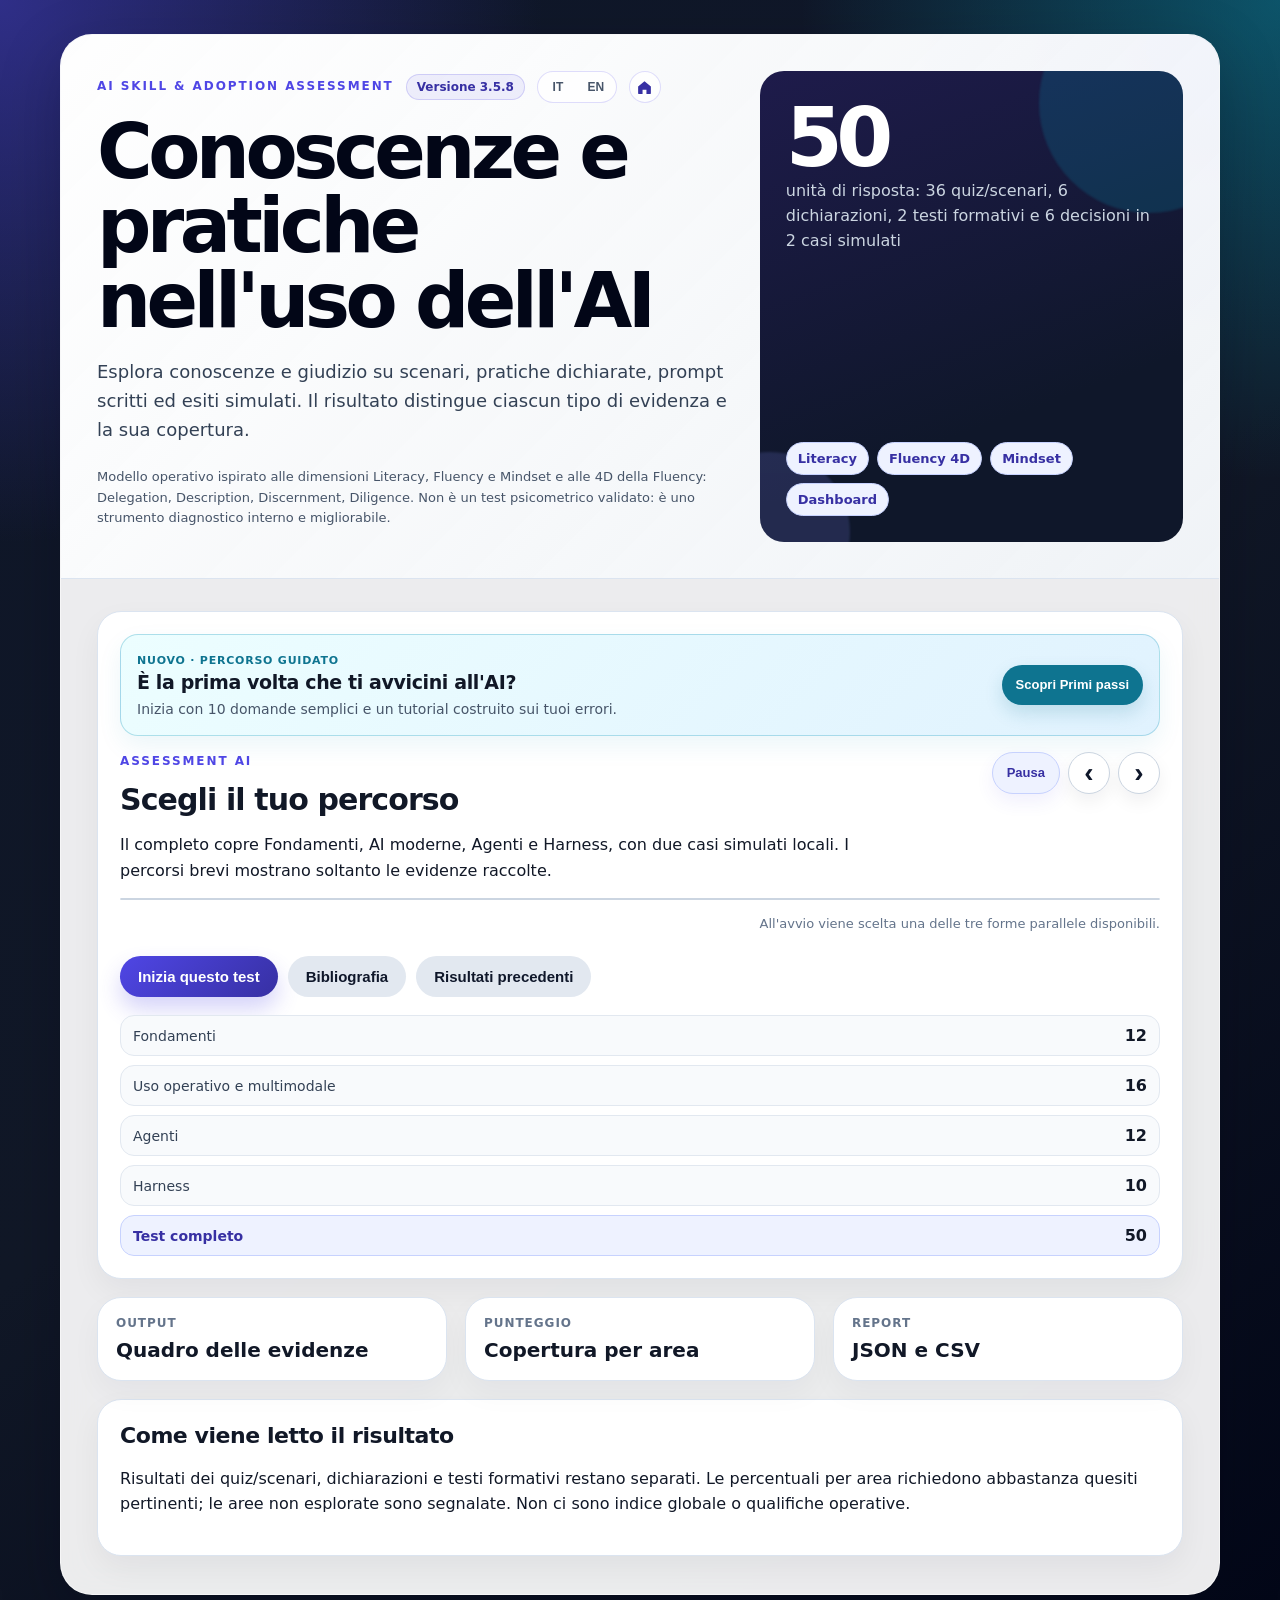
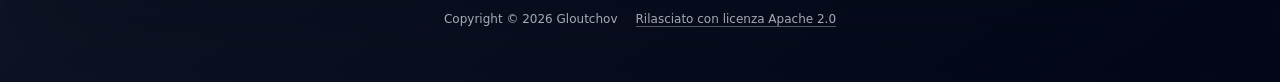
<file: index.html>
<!doctype html>
<html lang="it">
<head>
  <meta charset="utf-8">
  <meta http-equiv="Content-Security-Policy" content="default-src 'none'; style-src 'self'; img-src 'self'; base-uri 'none'; form-action 'none'">
  <meta name="viewport" content="width=device-width, initial-scale=1">
  <meta http-equiv="refresh" content="0; url=ai_skill_test.html">
  <title>AI Skill & Adoption Assessment</title>
  <link rel="icon" type="image/png" href="aiskilltest_icon.png?v=3.5.8">
  <link rel="apple-touch-icon" href="aiskilltest_icon.png?v=3.5.8">
  <link rel="stylesheet" href="assets/redirect.css?v=3.5.8">
</head>
<body>
  <main>
    <h1>AI Skill & Adoption Assessment</h1>
    <p>Se il test non si apre automaticamente, <a href="ai_skill_test.html">avvialo da qui</a>.</p>
  </main>
</body>
</html>
</file>
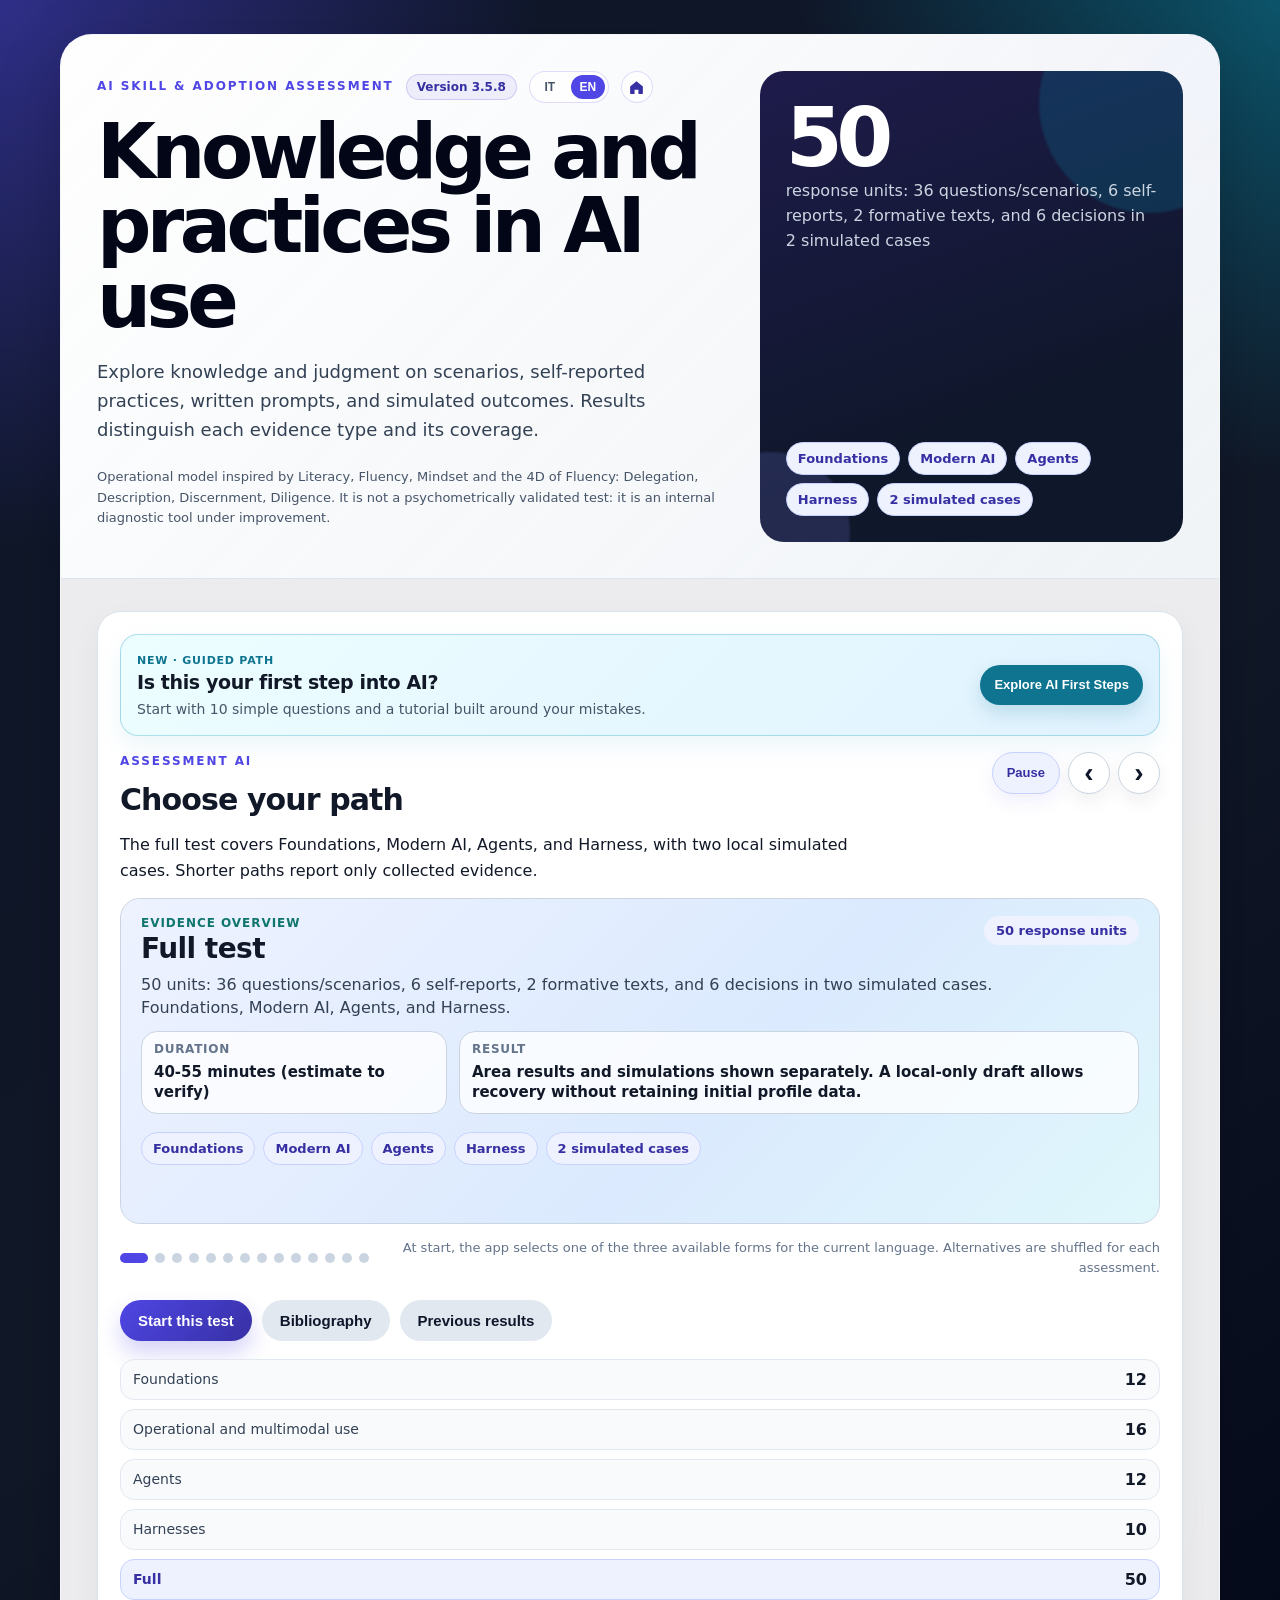
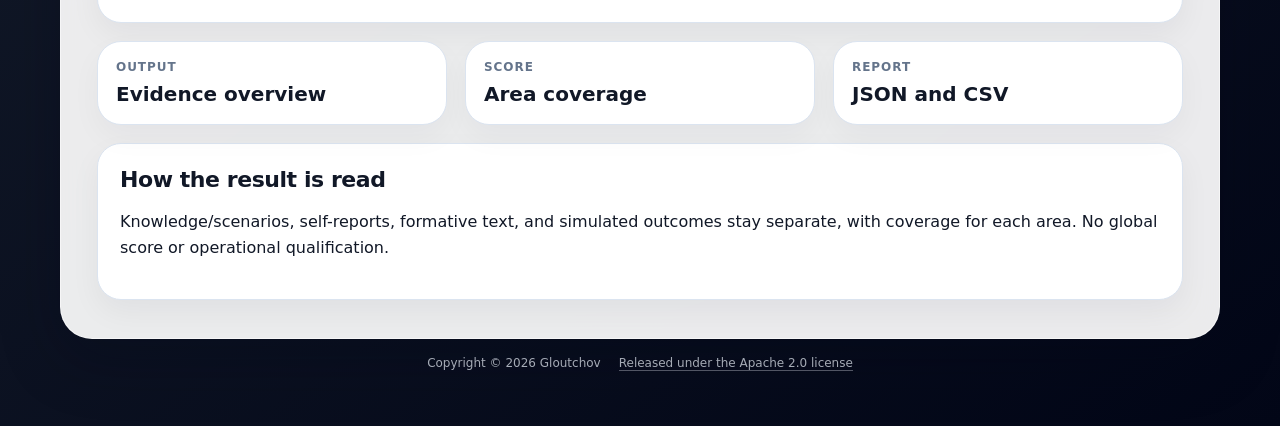
<file: ai_skill_test.html>
<!doctype html>
<html lang="it">
<head>
  <meta charset="utf-8" />
  <meta http-equiv="Content-Security-Policy" content="default-src 'none'; script-src 'self'; style-src 'self'; style-src-attr 'unsafe-inline'; img-src 'self'; connect-src 'none'; worker-src 'none'; base-uri 'none'; form-action 'none'" />
  <meta name="viewport" content="width=device-width, initial-scale=1" />
  <title>AI Skill & Adoption Assessment</title>
  <link rel="icon" type="image/png" href="aiskilltest_icon.png?v=3.5.8" />
  <link rel="apple-touch-icon" href="aiskilltest_icon.png?v=3.5.8" />
  <meta name="theme-color" content="#0f172a" />
  <meta name="application-name" content="AI Skill Assessment" />
  <meta name="theme-color" content="#0f172a" />
  <link rel="stylesheet" href="assets/styles.css?v=3.5.8" />
</head>
<body>
  <main class="shell">
    <section class="app" aria-live="polite">
      <div class="hero">
        <div>
          <div class="hero-meta">
            <p class="kicker">AI Skill & Adoption Assessment</p>
            <span class="version-badge" id="versionBadge">Versione 3.5.8</span>
            <div class="language-switcher" aria-label="Lingua">
              <button type="button" class="language-btn" data-language="it" aria-pressed="false">IT</button>
              <button type="button" class="language-btn" data-language="en" aria-pressed="false">EN</button>
            </div>
            <a class="home-link" href="https://www.glaucosilvestri.it" aria-label="Sito principale / Main website" title="glaucosilvestri.it">
              <svg viewBox="0 0 24 24" aria-hidden="true" focusable="false">
                <path d="M3 10.75 12 3l9 7.75v9.5a.75.75 0 0 1-.75.75h-5.5v-6h-5.5v6h-5.5a.75.75 0 0 1-.75-.75z" />
              </svg>
            </a>
          </div>
          <h1>Conoscenze e pratiche nell'uso dell'AI</h1>
          <p class="subtitle">Esplora conoscenze e giudizio su scenari, pratiche dichiarate, prompt scritti ed esiti simulati. Il risultato distingue ciascun tipo di evidenza e la sua copertura.</p>
          <p class="source-note">Modello operativo ispirato alle dimensioni Literacy, Fluency e Mindset e alle 4D della Fluency: Delegation, Description, Discernment, Diligence. Non è un test psicometrico validato: è uno strumento diagnostico interno e migliorabile.</p>
        </div>
        <aside class="hero-card" aria-label="Sintesi assessment">
          <div>
            <div class="big-number" id="heroCount">50</div>
            <p id="heroCountDescription">unità di risposta: 36 quiz/scenari, 6 dichiarazioni, 2 testi formativi e 6 decisioni in 2 casi simulati</p>
          </div>
          <div class="pill-row">
            <span class="pill">Literacy</span>
            <span class="pill">Fluency 4D</span>
            <span class="pill">Mindset</span>
            <span class="pill">Dashboard</span>
          </div>
        </aside>
      </div>

      <p class="lab-storage-status" id="labStorageStatus" role="status" hidden></p>
      <div class="content">
        <section id="introView" class="view active">
          <aside class="card lab-draft-notice" id="labDraftNotice" hidden></aside>
          <section class="card landing-card assessment-carousel" id="modeCarousel" aria-labelledby="modeCarouselTitle">
            <aside class="novice-callout" aria-labelledby="noviceCalloutTitle">
              <div>
                <span class="novice-callout-badge">Nuovo · Percorso guidato</span>
                <h3 id="noviceCalloutTitle">È la prima volta che ti avvicini all'AI?</h3>
                <p>Inizia con 10 domande semplici e un tutorial costruito sui tuoi errori.</p>
              </div>
              <button class="novice-callout-button" id="noviceQuickStartBtn" type="button">Scopri Primi passi</button>
            </aside>
            <div class="carousel-heading">
              <div>
                <p class="kicker">Assessment AI</p>
                <h2 id="modeCarouselTitle" tabindex="-1">Scegli il tuo percorso</h2>
                <p>Il completo copre Fondamenti, AI moderne, Agenti e Harness, con due casi simulati locali. I percorsi brevi mostrano soltanto le evidenze raccolte.</p>
              </div>
              <div class="carousel-controls" aria-label="Scorri percorsi">
                <button class="carousel-toggle" id="modeAutoplayBtn" type="button" aria-pressed="false">Pausa</button>
                <button class="icon-btn" id="modePrevBtn" type="button" aria-label="Percorso precedente">‹</button>
                <button class="icon-btn" id="modeNextBtn" type="button" aria-label="Percorso successivo">›</button>
              </div>
            </div>

            <div class="carousel-frame" id="modeCarouselFrame" aria-live="off">
              <div class="mode-selector mode-track" id="testModeSelector" aria-label="Modalità di test"></div>
            </div>

            <div class="carousel-footer">
              <div class="carousel-dots" id="testModeDots" aria-label="Seleziona percorso"></div>
              <p class="muted small" id="modeFootnote">All'avvio viene scelta una delle tre forme parallele disponibili.</p>
            </div>

            <div class="actions">
              <button class="btn-primary" id="introStartBtn">Inizia questo test</button>
              <button class="btn-secondary" id="introBibliographyBtn">Bibliografia</button>
              <button class="btn-secondary" id="introHistoryBtn" type="button" aria-expanded="false" aria-controls="introHistory">Risultati precedenti</button>
            </div>
            <div id="introHistory" hidden></div>

            <div class="topic-summary" id="questionDistribution" role="group" aria-label="Distribuzione delle unità del percorso">
              <div class="topic-row"><span>Fondamenti</span><strong>12</strong></div>
              <div class="topic-row"><span>Uso operativo e multimodale</span><strong>16</strong></div>
              <div class="topic-row"><span>Agenti</span><strong>12</strong></div>
              <div class="topic-row"><span>Harness</span><strong>10</strong></div>
              <div class="topic-row topic-total"><span>Test completo</span><strong>50</strong></div>
            </div>
          </section>

          <div class="grid-3 landing-metrics" aria-label="Sintesi del risultato finale">
            <div class="metric-card">
              <span>Output</span>
              <strong>Quadro delle evidenze</strong>
            </div>
            <div class="metric-card">
              <span>Punteggio</span>
              <strong>Copertura per area</strong>
            </div>
            <div class="metric-card">
              <span>Report</span>
              <strong>JSON e CSV</strong>
            </div>
          </div>

          <div class="card" style="margin-top: 18px;">
            <h3>Come viene letto il risultato</h3>
            <p>Risultati dei quiz/scenari, dichiarazioni e testi formativi restano separati. Le percentuali per area richiedono abbastanza quesiti pertinenti; le aree non esplorate sono segnalate. Non ci sono indice globale o qualifiche operative.</p>
          </div>
        </section>

        <section id="profileView" class="view">
          <div class="grid-2">
            <div class="card">
              <p class="kicker">Dati facoltativi</p>
              <h2 id="profileTitle" tabindex="-1">Prima del test</h2>
              <p>Puoi indicare nome, ruolo, team e una stima iniziale delle tue skill. Tutti i campi sono facoltativi: puoi iniziare anche lasciando tutto vuoto.</p>
              <p class="muted">Le informazioni restano locali nella cache e nel localStorage del browser. Non vengono inviate automaticamente a server esterni. Servono solo a rendere più utile il report locale e l'eventuale export manuale.</p>
              <p class="muted">Le stime iniziali sono aspettative personali. Restano separate, senza scarti automatici o modifiche ai risultati dei quesiti.</p>
            </div>

            <div class="card">
              <h2>Dati e autovalutazione iniziale</h2>
              <div class="form-row">
                <div>
                  <label for="nameInput">Nome</label>
                  <input id="nameInput" type="text" autocomplete="name" placeholder="Facoltativo" />
                </div>
                <div>
                  <label for="roleInput">Ruolo</label>
                  <input id="roleInput" type="text" placeholder="Facoltativo" />
                </div>
                <div>
                  <label for="areaInput">Area / team</label>
                  <input id="areaInput" type="text" placeholder="Facoltativo" />
                </div>
              </div>

              <div class="self-assessment-box">
                <h3>Quanto ti consideri competente oggi?</h3>
                <p class="muted small">Inserisci una stima personale facoltativa da 0 a 100. Non è un punteggio del test e non viene confrontata direttamente con i risultati.</p>
                <div class="self-assessment-grid">
                  <div>
                    <label for="selfOverallInput">Stima complessiva</label>
                    <input id="selfOverallInput" type="number" min="0" max="100" step="1" inputmode="numeric" placeholder="0-100" />
                    <span class="field-note">Valutazione complessiva.</span>
                  </div>
                  <div>
                    <label for="selfLiteracyInput">Literacy</label>
                    <input id="selfLiteracyInput" type="number" min="0" max="100" step="1" inputmode="numeric" placeholder="0-100" />
                    <span class="field-note">Conoscenza e comprensione.</span>
                  </div>
                  <div>
                    <label for="selfFluencyInput">Fluency</label>
                    <input id="selfFluencyInput" type="number" min="0" max="100" step="1" inputmode="numeric" placeholder="0-100" />
                    <span class="field-note">Uso operativo dell'AI.</span>
                  </div>
                  <div>
                    <label for="selfMindsetInput">Mindset</label>
                    <input id="selfMindsetInput" type="number" min="0" max="100" step="1" inputmode="numeric" placeholder="0-100" />
                    <span class="field-note">Attitudine e apertura.</span>
                  </div>
                </div>
              </div>

              <p class="field-note" id="labPrivacyNote">Completo e Laboratorio operativo condividono una sola bozza locale: risposte, testi e azioni confermate, senza dati iniziali del profilo. Nessun invio a server.</p>
              <div class="actions">
                <button class="btn-primary" id="startBtn">Inizia il test</button>
                <button class="btn-secondary" id="profileBackBtn">Indietro</button>
                <button class="btn-ghost" id="loadLastBtn">Mostra ultimo report</button>
              </div>
            </div>
          </div>
        </section>

        <section id="assessmentView" class="view">
          <div class="progress-wrap">
            <div class="progress-top">
              <span id="progressText">Unità 1 di 50</span>
              <span id="answeredText">0 risposte</span>
            </div>
            <div class="progress-bar" aria-hidden="true"><div id="progressFill" class="progress-fill"></div></div>
          </div>

          <div class="question-wrap">
            <article class="question-main">
              <span class="section-badge" id="sectionBadge">Literacy</span>
              <p class="question-context" id="questionContext" hidden></p>
              <h2 class="question-title" id="questionTitle" tabindex="-1" aria-describedby="progressText questionContext"></h2>
              <p class="question-hint" id="questionHint"></p>
              <p class="response-guide" id="responseGuide" hidden></p>
              <div class="options" id="options"></div>
              <div class="actions">
                <button class="btn-secondary" id="prevBtn">Indietro</button>
                <button class="btn-primary" id="nextBtn">Avanti</button>
                <button class="btn-ghost" id="finishBtn">Calcola dashboard</button>
                <button class="btn-danger" id="interruptBtn" type="button">Interrompi il test</button>
              </div>
            </article>
            <aside class="side-help">
              <h3 id="sideTitle">Guida alla sezione</h3>
              <p id="sideText"></p>
              <div class="mini-list" id="sideList"></div>
            </aside>
          </div>
        </section>

        <section id="dashboardView" class="view" tabindex="-1" aria-label="Risultati dell’assessment">
          <div id="pendingReportNotice" hidden></div>
          <div id="dashboard"></div>
        </section>

        <section id="bibliographyView" class="view">
          <div class="actions" style="margin-top: 0; margin-bottom: 18px;">
            <button class="btn-secondary" type="button" data-bibliography-back>Torna ai risultati</button>
          </div>

          <section class="card bibliography-intro">
            <p class="kicker">Fonti e approfondimenti</p>
            <h2 id="bibliographyTitle" tabindex="-1">Bibliografia</h2>
            <p>Questa pagina raccoglie il riferimento che ha ispirato la struttura dell’assessment, alcune fonti metodologiche richiamate nell’articolo Datapizza e gli approfondimenti tecnici usati per costruire le domande sugli LLM.</p>
            <p class="muted small">I collegamenti si aprono in una nuova scheda. Alcune pubblicazioni possono richiedere registrazione o accesso istituzionale sul sito dell’editore.</p>
          </section>

          <section class="card bibliography-section">
            <h2>Assessment, adozione e competenza percepita</h2>
            <p class="muted">Riferimenti storici per Literacy, Fluency e Mindset. Non validano questo assessment; dichiarazioni e scelte ipotetiche sono evidenze distinte.</p>
            <div class="bibliography-grid">
              <article class="bibliography-item">
                <div class="bibliography-source">Datapizza · articolo di riferimento</div>
                <h3>AI Adoption Assessment: misurare la GenAI in azienda</h3>
                <p>Presenta un modello di lettura dell’adozione basato su Literacy, Fluency e Mindset e richiama le quattro D per descrivere la Fluency operativa.</p>
                <a class="bibliography-link" href="https://datapizza.tech/it/blog/ai-adoption-assessment-misurare-la-genai-in-azienda" target="_blank" rel="noopener noreferrer">Apri l’articolo ↗</a>
              </article>

              <article class="bibliography-item">
                <div class="bibliography-source">Davis · MIS Quarterly, 1989</div>
                <h3>Technology Acceptance Model (TAM)</h3>
                <p>Articolo fondativo sull’accettazione delle tecnologie, con particolare attenzione a utilità percepita e facilità d’uso percepita.</p>
                <a class="bibliography-link" href="https://www.jstor.org/stable/249008" target="_blank" rel="noopener noreferrer">Apri la pubblicazione ↗</a>
              </article>

              <article class="bibliography-item">
                <div class="bibliography-source">Venkatesh et al. · MIS Quarterly, 2003</div>
                <h3>Unified Theory of Acceptance and Use of Technology</h3>
                <p>Propone il modello UTAUT, che integra diversi approcci precedenti per studiare intenzione d’uso e adozione effettiva della tecnologia.</p>
                <a class="bibliography-link" href="https://www.researchgate.net/publication/220259897_User_Acceptance_of_Information_Technology_Toward_a_Unified_View" target="_blank" rel="noopener noreferrer">Apri la pubblicazione ↗</a>
              </article>

              <article class="bibliography-item">
                <div class="bibliography-source">Bandura · 2006</div>
                <h3>Guide for Constructing Self-Efficacy Scales</h3>
                <p>Guida alla costruzione di scale di self-efficacy, rilevante per distinguere ciò che una persona ritiene di saper fare da ciò che dimostra nelle prove.</p>
                <a class="bibliography-link" href="https://www.emerald.com/books/edited-volume/18068/chapter-abstract/101339715/Guide-for-Constructing-Self-Efficacy-Scales" target="_blank" rel="noopener noreferrer">Apri la pubblicazione ↗</a>
              </article>

              <article class="bibliography-item">
                <div class="bibliography-source">Casal-Otero et al. · 2023</div>
                <h3>AI Literacy in Higher Education</h3>
                <p>Rassegna sistematica sul concetto di AI literacy e sulle conoscenze, capacità critiche e responsabilità associate all’uso dell’intelligenza artificiale.</p>
                <a class="bibliography-link" href="https://www.researchgate.net/publication/395432520_AI_Literacy_in_Higher_Education" target="_blank" rel="noopener noreferrer">Apri la pubblicazione ↗</a>
              </article>

              <article class="bibliography-item">
                <div class="bibliography-source">Deng e Lin · AI Mindset Scale</div>
                <h3>The Construction and Validation of the AI Mindset Scale</h3>
                <p>Lavoro dedicato alla costruzione di una scala per osservare atteggiamenti, aspettative e orientamento individuale verso l’AI.</p>
                <a class="bibliography-link" href="https://www.researchgate.net/publication/396366817_The_construction_and_Validation_of_the_AI_mindset_Scale_AIMS" target="_blank" rel="noopener noreferrer">Apri la pubblicazione ↗</a>
              </article>

              <article class="bibliography-item">
                <div class="bibliography-source">Dakan e Feller · AI Fluency Framework</div>
                <h3>Le quattro D della AI Fluency</h3>
                <p>Framework operativo che articola la competenza d’uso in Delegation, Description, Discernment e Diligence.</p>
                <a class="bibliography-link" href="https://aifluencyframework.org/" target="_blank" rel="noopener noreferrer">Apri il framework ↗</a>
              </article>

              <article class="bibliography-item">
                <div class="bibliography-source">Ethan Mollick · One Useful Thing</div>
                <h3>Management as an AI Superpower</h3>
                <p>Propone di trattare l’interazione con l’AI come un’attività di delega e supervisione: definire il compito, controllare il lavoro e mantenere la responsabilità finale.</p>
                <a class="bibliography-link" href="https://www.oneusefulthing.org/p/management-as-ai-superpower" target="_blank" rel="noopener noreferrer">Apri l’articolo ↗</a>
              </article>

              <article class="bibliography-item">
                <div class="bibliography-source">Weinberg · FAIGMOE</div>
                <h3>Framework for the Adoption and Integration of Generative AI</h3>
                <p>Framework rivolto all’adozione e all’integrazione organizzativa della GenAI, con attenzione a competenze, cambiamento e governance.</p>
                <a class="bibliography-link" href="https://arxiv.org/abs/2510.19997v1" target="_blank" rel="noopener noreferrer">Apri il preprint ↗</a>
              </article>

              <article class="bibliography-item">
                <div class="bibliography-source">Lee, Ramasamy e Subbarao · 2025</div>
                <h3>Barriere psicosociali all’adozione tecnologica</h3>
                <p>Rassegna dei modelli TAM e UTAUT applicati alle barriere che possono influenzare accettazione, fiducia e comportamento d’uso.</p>
                <a class="bibliography-link" href="https://www.mdpi.com/2227-9032/13/3/250" target="_blank" rel="noopener noreferrer">Apri la pubblicazione ↗</a>
              </article>
            </div>
          </section>

          <section class="card bibliography-section">
            <h2>Fondamenti tecnici degli LLM</h2>
            <p class="muted">Materiali di approfondimento collegati alle domande tecniche e alle spiegazioni mostrate nella dashboard.</p>
            <div class="bibliography-grid">
              <article class="bibliography-item">
                <div class="bibliography-source">Google for Developers</div>
                <h3>Introduzione ai Large Language Model</h3>
                <p>Panoramica su modelli linguistici, token, contesto, predizione delle sequenze e problemi tipici degli LLM.</p>
                <a class="bibliography-link" href="https://developers.google.com/machine-learning/crash-course/llm" target="_blank" rel="noopener noreferrer">Apri l’approfondimento ↗</a>
              </article>

              <article class="bibliography-item">
                <div class="bibliography-source">Google for Developers</div>
                <h3>Reti neurali</h3>
                <p>Introduzione a nodi, strati nascosti, funzioni di attivazione e addestramento mediante retropropagazione.</p>
                <a class="bibliography-link" href="https://developers.google.com/machine-learning/crash-course/neural-networks" target="_blank" rel="noopener noreferrer">Apri l’approfondimento ↗</a>
              </article>

              <article class="bibliography-item">
                <div class="bibliography-source">Google for Developers</div>
                <h3>Embeddings</h3>
                <p>Spiega come elementi discreti possano essere rappresentati tramite vettori e confrontati in uno spazio semantico.</p>
                <a class="bibliography-link" href="https://developers.google.com/machine-learning/crash-course/embeddings" target="_blank" rel="noopener noreferrer">Apri l’approfondimento ↗</a>
              </article>

              <article class="bibliography-item">
                <div class="bibliography-source">Google Cloud</div>
                <h3>Allucinazioni dell’AI</h3>
                <p>Descrive perché un sistema generativo può produrre informazioni plausibili ma errate e riassume alcune strategie di mitigazione.</p>
                <a class="bibliography-link" href="https://cloud.google.com/discover/what-are-ai-hallucinations" target="_blank" rel="noopener noreferrer">Apri l’approfondimento ↗</a>
              </article>

              <article class="bibliography-item">
                <div class="bibliography-source">Microsoft Learn</div>
                <h3>Retrieval-Augmented Generation</h3>
                <p>Descrive il flusso RAG, nel quale il recupero di contenuti pertinenti precede e supporta la generazione della risposta.</p>
                <a class="bibliography-link" href="https://learn.microsoft.com/en-us/azure/search/retrieval-augmented-generation-overview" target="_blank" rel="noopener noreferrer">Apri l’approfondimento ↗</a>
              </article>

              <article class="bibliography-item">
                <div class="bibliography-source">Vaswani et al. · 2017</div>
                <h3>Attention Is All You Need</h3>
                <p>Paper che introduce l’architettura Transformer basata sui meccanismi di attention, alla base di molti LLM moderni.</p>
                <a class="bibliography-link" href="https://arxiv.org/abs/1706.03762" target="_blank" rel="noopener noreferrer">Apri il paper ↗</a>
              </article>

              <article class="bibliography-item">
                <div class="bibliography-source">Dartmouth</div>
                <h3>Origini del termine “Artificial Intelligence”</h3>
                <p>Ricostruzione storica del progetto Dartmouth del 1956 e del contesto in cui venne formulata l’espressione “intelligenza artificiale”.</p>
                <a class="bibliography-link" href="https://home.dartmouth.edu/about/artificial-intelligence-ai-coined-dartmouth" target="_blank" rel="noopener noreferrer">Apri l’approfondimento ↗</a>
              </article>
            </div>
          </section>

          <section class="card bibliography-section">
            <h3>Nota metodologica</h3>
            <p>Il report distingue i risultati dei quesiti, le pratiche dichiarate, i testi con feedback e gli esiti degli esercizi simulati. Gli obiettivi hanno lo stesso peso all’interno di ciascuna area. Le percentuali richiedono almeno tre quesiti validi e due obiettivi coperti. Le fasce richiedono almeno sei quesiti validi e la copertura di tutti gli obiettivi dell’area. I testi ricevono un feedback formativo. Pesi, soglie e forme sono scelte editoriali. Il test non è psicometricamente validato. I report 2.x si leggono secondo il loro modello originario.</p>
          </section>

          <section class="card bibliography-section modern-sources" id="modernAiSources" aria-labelledby="modernAiSourcesTitle">
            <h2 id="modernAiSourcesTitle">AI moderne: capacità e controlli</h2>
            <p class="muted" id="modernAiSourcesNote">Riferimenti per scegliere gli strumenti in base al compito, lavorare con testo, immagini e audio e verificare risultati e fonti.</p>
            <div class="bibliography-grid" id="modernAiSourcesList"></div>
          </section>

          <section class="card bibliography-section agentic-sources" id="agenticSources" aria-labelledby="agenticSourcesTitle">
            <h2 id="agenticSourcesTitle">AI Agents: processi, supervisione e diagnosi</h2>
            <p class="muted" id="agenticSourcesNote">Letture per capire come un agente usa gli strumenti entro il mandato ricevuto, quando interviene una persona e come le tracce di esecuzione aiutano a diagnosticare gli errori.</p>
            <div class="bibliography-grid" id="agenticSourcesList"></div>
          </section>

          <section class="card bibliography-section" aria-labelledby="completeSourcesTitle">
            <h2 id="completeSourcesTitle">Completo: fondamenti e matrice</h2>
            <p class="muted" id="completeSourcesNote">Materiali per leggere la matrice del test completo e capire come le domande e le prove coprono Fondamenti, AI moderne, Agenti e Harness.</p>
            <div class="bibliography-grid" id="completeSourcesList"></div>
          </section>

          <section class="card bibliography-section" aria-labelledby="labSourcesTitle">
            <h2 id="labSourcesTitle">Laboratorio: stato, ripresa e limiti</h2>
            <p class="muted" id="labSourcesNote">Riferimenti per verificare un riepilogo sui dati di partenza e riprendere un’attività dal punto salvato, rispettando i limiti del mandato.</p>
            <div class="bibliography-grid" id="labSourcesList"></div>
          </section>

          <section class="card bibliography-section harness-sources" id="harnessSources" aria-labelledby="harnessSourcesTitle">
            <h2 id="harnessSourcesTitle">Harness: contesto, integrazioni e ripresa</h2>
            <p class="muted" id="harnessSourcesNote">Letture su come l’ambiente che affianca il modello gestisce il contesto, collega strumenti e fonti e conserva lo stato per riprendere il lavoro.</p>
            <div class="bibliography-grid" id="harnessSourcesList"></div>
          </section>

          <div class="actions">
            <button class="btn-secondary" type="button" data-bibliography-back>Torna ai risultati</button>
          </div>
        </section>
      </div>
    </section>
    <footer class="legal-footer" aria-label="Copyright e licenza">
      <span>Copyright © 2026 Gloutchov</span>
      <span><a href="https://www.apache.org/licenses/LICENSE-2.0" target="_blank" rel="noopener noreferrer">Rilasciato con licenza Apache 2.0</a></span>
    </footer>
  </main>

  <div class="toast" id="toast" role="status"></div>

  <script src="assets/questions.js?v=3.5.8"></script>
  <script src="assets/i18n.js?v=3.5.8"></script>
  <script src="assets/learning.js?v=3.5.8"></script>
  <script src="assets/modern-ai.js?v=3.5.8"></script>
  <script src="assets/agentic-workflows.js?v=3.5.8"></script>
  <script src="assets/harness.js?v=3.5.8"></script>
  <script src="assets/operational-lab.js?v=3.5.8"></script>
  <script src="assets/complete-assessment.js?v=3.5.8"></script>
  <script src="assets/lab-ui.js?v=3.5.8"></script>
  <script src="assets/assessment.js?v=3.5.8"></script>
  <script src="assets/report-ui.js?v=3.5.8"></script>
  <script src="assets/app.js?v=3.5.8"></script>
</body>
</html>
</file>
<file: assets/redirect.css>
body {
  margin: 0;
  min-height: 100vh;
  display: grid;
  place-items: center;
  font-family: system-ui, -apple-system, BlinkMacSystemFont, "Segoe UI", sans-serif;
  background: #0f172a;
  color: #f8fafc;
}

main {
  width: min(640px, calc(100vw - 32px));
  text-align: center;
}

a {
  color: #67e8f9;
  font-weight: 700;
}
</file>
<file: assets/styles.css>
:root {
      --bg: #0f172a;
      --panel: rgba(255, 255, 255, 0.92);
      --panel-strong: #ffffff;
      --text: #111827;
      --muted: #64748b;
      --line: #dbe4f0;
      --primary: #4f46e5;
      --primary-dark: #3730a3;
      --accent: #06b6d4;
      --good: #16a34a;
      --warn: #d97706;
      --bad: #dc2626;
      --soft: #f8fafc;
      --shadow: 0 20px 60px rgba(2, 6, 23, 0.25);
      --radius: 24px;
    }

    * { box-sizing: border-box; }

    body {
      margin: 0;
      min-height: 100vh;
      font-family: Inter, ui-sans-serif, system-ui, -apple-system, BlinkMacSystemFont, "Segoe UI", sans-serif;
      color: var(--text);
      background:
        radial-gradient(circle at top left, rgba(79, 70, 229, 0.50), transparent 34rem),
        radial-gradient(circle at top right, rgba(6, 182, 212, 0.38), transparent 30rem),
        linear-gradient(145deg, #0f172a 0%, #111827 50%, #020617 100%);
    }

    .shell {
      width: min(1160px, calc(100vw - 32px));
      margin: 0 auto;
      padding: 34px 0 52px;
    }

    .app {
      background: var(--panel);
      border: 1px solid rgba(255, 255, 255, 0.55);
      border-radius: 32px;
      box-shadow: var(--shadow);
      overflow: hidden;
      backdrop-filter: blur(16px);
    }

    .hero {
      display: grid;
      grid-template-columns: minmax(0, 1.2fr) minmax(290px, 0.8fr);
      gap: 28px;
      padding: 36px;
      background:
        linear-gradient(135deg, rgba(255, 255, 255, 0.96), rgba(241, 245, 249, 0.86)),
        radial-gradient(circle at top right, rgba(79, 70, 229, 0.18), transparent 24rem);
      border-bottom: 1px solid var(--line);
    }

    .kicker {
      margin: 0 0 12px;
      text-transform: uppercase;
      letter-spacing: 0.16em;
      font-size: 12px;
      font-weight: 800;
      color: var(--primary);
    }

    .hero-meta {
      display: flex;
      align-items: center;
      flex-wrap: wrap;
      gap: 10px 12px;
      margin: 0 0 12px;
    }

    .hero-meta .kicker {
      margin: 0;
    }

    .version-badge {
      display: inline-flex;
      align-items: center;
      min-height: 26px;
      padding: 5px 10px;
      border: 1px solid rgba(79, 70, 229, 0.2);
      border-radius: 999px;
      background: rgba(79, 70, 229, 0.08);
      color: var(--primary-dark);
      font-size: 12px;
      font-weight: 800;
      line-height: 1;
    }

    .language-switcher {
      display: inline-flex;
      gap: 4px;
      padding: 3px;
      border: 1px solid rgba(79, 70, 229, 0.18);
      border-radius: 999px;
      background: rgba(255, 255, 255, 0.72);
    }

    .language-btn {
      min-width: 34px;
      min-height: 24px;
      padding: 4px 8px;
      border-radius: 999px;
      background: transparent;
      color: #475569;
      font-size: 12px;
      box-shadow: none;
    }

    .language-btn[aria-pressed="true"] {
      background: var(--primary);
      color: #ffffff;
    }

    .home-link {
      display: inline-flex;
      align-items: center;
      justify-content: center;
      width: 32px;
      height: 32px;
      border: 1px solid rgba(79, 70, 229, 0.18);
      border-radius: 999px;
      background: rgba(255, 255, 255, 0.72);
      color: var(--primary-dark);
      transition: transform 0.16s ease, background 0.16s ease, box-shadow 0.16s ease;
    }

    .home-link svg {
      width: 17px;
      height: 17px;
      fill: currentColor;
    }

    .home-link:hover {
      transform: translateY(-1px);
      background: #ffffff;
      box-shadow: 0 6px 14px rgba(79, 70, 229, 0.14);
    }

    .home-link:focus-visible {
      outline: 3px solid rgba(6, 182, 212, 0.38);
      outline-offset: 2px;
    }

    h1 {
      margin: 0;
      line-height: 0.98;
      font-size: clamp(42px, 7vw, 76px);
      letter-spacing: -0.06em;
      color: #020617;
    }

    .subtitle {
      margin: 20px 0 0;
      max-width: 760px;
      font-size: 18px;
      line-height: 1.6;
      color: #334155;
    }

    .source-note {
      margin-top: 22px;
      color: #475569;
      font-size: 13px;
      line-height: 1.6;
    }

    .hero-card {
      align-self: stretch;
      border-radius: var(--radius);
      background: linear-gradient(160deg, #1e1b4b, #0f172a 70%);
      color: white;
      padding: 26px;
      min-height: 280px;
      display: flex;
      flex-direction: column;
      justify-content: space-between;
      position: relative;
      overflow: hidden;
    }

    .hero-card::before,
    .hero-card::after {
      content: "";
      position: absolute;
      border-radius: 999px;
      filter: blur(1px);
      opacity: 0.64;
      pointer-events: none;
    }

    .hero-card::before {
      width: 220px;
      height: 220px;
      background: rgba(6, 182, 212, 0.26);
      right: -76px;
      top: -78px;
    }

    .hero-card::after {
      width: 160px;
      height: 160px;
      background: rgba(129, 140, 248, 0.28);
      left: -70px;
      bottom: -70px;
    }

    .hero-card > * { position: relative; z-index: 1; }

    .hero-card .big-number {
      font-size: 82px;
      line-height: 1;
      font-weight: 900;
      letter-spacing: -0.08em;
    }

    .hero-card p {
      margin: 0;
      color: #cbd5e1;
      line-height: 1.55;
    }

    .content { padding: 32px 36px 38px; }

    .view { display: none; }
    .view.active { display: block; }

    .grid-2 {
      display: grid;
      grid-template-columns: repeat(2, minmax(0, 1fr));
      gap: 18px;
    }

    .grid-3 {
      display: grid;
      grid-template-columns: repeat(3, minmax(0, 1fr));
      gap: 18px;
    }

    .grid-4 {
      display: grid;
      grid-template-columns: repeat(4, minmax(0, 1fr));
      gap: 14px;
    }

    .card {
      background: var(--panel-strong);
      border: 1px solid var(--line);
      border-radius: var(--radius);
      padding: 22px;
      box-shadow: 0 12px 30px rgba(15, 23, 42, 0.05);
    }

    .card h2, .card h3, .card h4 { margin-top: 0; }

    .landing-card {
      min-height: 100%;
    }

    .assessment-carousel {
      overflow: hidden;
    }

    .carousel-heading {
      display: flex;
      justify-content: space-between;
      gap: 18px;
      align-items: flex-start;
    }

    .carousel-heading p:last-child {
      margin-bottom: 0;
      max-width: 760px;
    }

    .carousel-controls {
      display: flex;
      gap: 8px;
      flex: 0 0 auto;
    }

    .carousel-toggle {
      min-height: 42px;
      padding: 10px 14px;
      border: 1px solid #c7d2fe;
      background: #eef2ff;
      color: #3730a3;
      font-size: 13px;
      box-shadow: 0 8px 18px rgba(79, 70, 229, 0.08);
    }

    .icon-btn {
      width: 42px;
      height: 42px;
      display: inline-grid;
      place-items: center;
      padding: 0;
      border: 1px solid #cbd5e1;
      background: #ffffff;
      color: #0f172a;
      font-size: 28px;
      line-height: 1;
      box-shadow: 0 8px 18px rgba(15, 23, 42, 0.06);
    }

    .carousel-frame {
      overflow: hidden;
      margin-top: 14px;
      border-radius: 20px;
      border: 1px solid #cbd5e1;
      background: #dbe4f0;
      box-shadow: inset 0 1px 0 rgba(255, 255, 255, 0.58);
    }

    .mode-selector {
      display: flex;
      margin: 0;
      transition: transform 0.22s ease;
      will-change: transform;
    }

    .mode-card {
      flex: 0 0 100%;
      min-width: 0;
      margin: 0;
      padding: 17px 20px;
      border: 0;
      background: #e2e8f0;
    }

    .mode-card.selected {
      background:
        linear-gradient(135deg, #eef2ff, #dbeafe 58%, #dff7fb),
        linear-gradient(135deg, rgba(79, 70, 229, 0.12), rgba(6, 182, 212, 0.12));
    }

    .mode-card-top {
      display: flex;
      justify-content: space-between;
      gap: 18px;
      align-items: flex-start;
      margin-bottom: 8px;
    }

    .mode-card-top h3 {
      margin: 4px 0 0;
      font-size: 28px;
      line-height: 1.1;
    }

    .mode-card-top > strong {
      flex: 0 0 auto;
      padding: 8px 12px;
      border-radius: 999px;
      background: #eef2ff;
      color: #3730a3;
      font-size: 13px;
      line-height: 1;
      white-space: nowrap;
    }

    .mode-eyebrow {
      display: block;
      color: #0f766e;
      font-size: 12px;
      font-weight: 850;
      letter-spacing: 0.08em;
      text-transform: uppercase;
    }

    .mode-card-desc {
      max-width: 860px;
      margin: 0;
      color: #334155;
      font-size: 16px;
      line-height: 1.45;
    }

    .mode-facts {
      display: grid;
      grid-template-columns: minmax(150px, 0.45fr) minmax(0, 1fr);
      gap: 12px;
      margin-top: 12px;
    }

    .mode-facts div {
      padding: 10px 12px;
      border: 1px solid #cbd5e1;
      border-radius: 16px;
      background: rgba(255, 255, 255, 0.78);
    }

    .mode-facts span {
      display: block;
      margin-bottom: 6px;
      color: #64748b;
      font-size: 12px;
      font-weight: 800;
      text-transform: uppercase;
      letter-spacing: 0.06em;
    }

    .mode-facts strong {
      display: block;
      color: #111827;
      font-size: 15px;
      line-height: 1.35;
    }

    .mode-topic-row {
      margin-top: 11px;
    }

    .carousel-footer {
      display: flex;
      justify-content: space-between;
      gap: 16px;
      align-items: center;
      margin-top: 14px;
    }

    .carousel-footer p {
      margin: 0;
      text-align: right;
    }

    .carousel-dots {
      display: flex;
      flex: 0 0 auto;
      flex-wrap: nowrap;
      gap: 7px;
      align-items: center;
    }

    .novice-callout {
      display: flex;
      align-items: center;
      justify-content: space-between;
      gap: 18px;
      margin-bottom: 16px;
      padding: 14px 16px;
      border: 1px solid rgba(8, 145, 178, 0.28);
      border-radius: 18px;
      background: linear-gradient(135deg, #ecfeff, #e0f2fe);
      box-shadow: 0 10px 24px rgba(8, 145, 178, 0.08);
    }

    .novice-callout h3 { margin: 3px 0 3px; font-size: 19px; }
    .novice-callout p { margin: 0; color: #475569; font-size: 14px; }
    .novice-callout-badge { color: #0e7490; font-size: 11px; font-weight: 850; letter-spacing: .07em; text-transform: uppercase; }
    .novice-callout-button { flex: 0 0 auto; min-height: 40px; padding: 9px 14px; color: #fff; background: #0e7490; box-shadow: 0 8px 18px rgba(14, 116, 144, .18); font-size: 13px; }

    .carousel-dot {
      width: 10px;
      height: 10px;
      padding: 0;
      border-radius: 999px;
      background: #cbd5e1;
      transition: width 0.16s ease, background 0.16s ease;
    }

    .carousel-dot.active {
      width: 28px;
      background: var(--primary);
    }

    .topic-summary {
      display: grid;
      gap: 9px;
      margin-top: 18px;
    }

    .topic-row {
      display: grid;
      grid-template-columns: minmax(0, 1fr) auto;
      gap: 14px;
      align-items: center;
      padding: 10px 12px;
      border: 1px solid #e2e8f0;
      border-radius: 14px;
      background: #f8fafc;
      color: #334155;
      font-size: 14px;
    }

    .topic-row strong {
      min-width: 34px;
      text-align: right;
      font-size: 16px;
      color: #111827;
    }

    .topic-total {
      background: #eef2ff;
      border-color: #c7d2fe;
      color: #3730a3;
      font-weight: 800;
    }

    .landing-metrics {
      margin-top: 18px;
    }

    .metric-card {
      border: 1px solid var(--line);
      border-radius: var(--radius);
      background: #ffffff;
      padding: 18px;
      box-shadow: 0 12px 30px rgba(15, 23, 42, 0.04);
    }

    .metric-card span {
      display: block;
      color: var(--muted);
      font-size: 12px;
      font-weight: 800;
      text-transform: uppercase;
      letter-spacing: 0.08em;
      margin-bottom: 8px;
    }

    .metric-card strong {
      display: block;
      color: #111827;
      font-size: 20px;
      line-height: 1.2;
    }

    h2 {
      font-size: 30px;
      line-height: 1.1;
      letter-spacing: -0.03em;
      margin: 0 0 14px;
    }

    h3 {
      font-size: 22px;
      line-height: 1.25;
      letter-spacing: -0.02em;
      margin: 0 0 12px;
    }

    h4 {
      font-size: 16px;
      margin-bottom: 8px;
    }

    p { line-height: 1.62; }

    .muted { color: var(--muted); }
    .small { font-size: 13px; line-height: 1.55; }

    .pill-row {
      display: flex;
      flex-wrap: wrap;
      gap: 8px;
      margin: 18px 0 0;
    }

    .pill {
      display: inline-flex;
      align-items: center;
      gap: 8px;
      padding: 8px 11px;
      border-radius: 999px;
      background: #eef2ff;
      color: #3730a3;
      font-size: 13px;
      font-weight: 750;
      border: 1px solid #c7d2fe;
    }

    .form-row {
      display: grid;
      grid-template-columns: repeat(3, minmax(0, 1fr));
      gap: 14px;
      margin: 22px 0 8px;
    }

    .self-assessment-box {
      margin-top: 22px;
      padding-top: 20px;
      border-top: 1px solid var(--line);
    }

    .self-assessment-box h3 { margin-bottom: 6px; }

    .self-assessment-grid {
      display: grid;
      grid-template-columns: repeat(4, minmax(0, 1fr));
      gap: 12px;
      margin-top: 14px;
    }

    .field-note {
      display: block;
      margin-top: 6px;
      color: #64748b;
      font-size: 12px;
      line-height: 1.4;
      font-weight: 500;
    }

    label {
      display: block;
      font-size: 13px;
      font-weight: 750;
      color: #334155;
      margin: 0 0 7px;
    }

    input[type="text"],
    input[type="number"] {
      width: 100%;
      border: 1px solid #cbd5e1;
      background: white;
      color: var(--text);
      border-radius: 14px;
      padding: 12px 13px;
      font-size: 15px;
      outline: none;
    }

    input[type="text"]:focus,
    input[type="number"]:focus {
      border-color: var(--primary);
      box-shadow: 0 0 0 4px rgba(79, 70, 229, 0.12);
    }

    textarea {
      width: 100%;
      min-height: 210px;
      resize: vertical;
      border: 1px solid #cbd5e1;
      background: white;
      color: var(--text);
      border-radius: 18px;
      padding: 14px;
      font-family: inherit;
      font-size: 15px;
      line-height: 1.55;
      outline: none;
    }

    textarea:focus {
      border-color: var(--primary);
      box-shadow: 0 0 0 4px rgba(79, 70, 229, 0.12);
    }

    .actions {
      display: flex;
      flex-wrap: wrap;
      align-items: center;
      gap: 10px;
      margin-top: 22px;
    }

    button {
      border: 0;
      border-radius: 999px;
      padding: 12px 18px;
      font-size: 15px;
      font-weight: 800;
      cursor: pointer;
      transition: transform 0.16s ease, box-shadow 0.16s ease, background 0.16s ease;
    }

    button:hover { transform: translateY(-1px); }
    button:active { transform: translateY(0); }

    .btn-primary {
      color: white;
      background: linear-gradient(135deg, var(--primary), var(--primary-dark));
      box-shadow: 0 12px 22px rgba(79, 70, 229, 0.24);
    }

    .btn-secondary {
      color: #0f172a;
      background: #e2e8f0;
    }

    .btn-ghost {
      color: #334155;
      background: white;
      border: 1px solid var(--line);
    }

    .btn-danger {
      color: white;
      background: #be123c;
    }

    button[disabled] {
      opacity: 0.45;
      cursor: not-allowed;
      transform: none !important;
      box-shadow: none !important;
    }

    .progress-wrap {
      display: grid;
      gap: 10px;
      margin-bottom: 22px;
    }

    .progress-top {
      display: flex;
      justify-content: space-between;
      gap: 16px;
      align-items: baseline;
      color: #475569;
      font-size: 14px;
      font-weight: 700;
    }

    .progress-bar {
      height: 12px;
      background: #e2e8f0;
      border-radius: 999px;
      overflow: hidden;
      border: 1px solid #cbd5e1;
    }

    .progress-fill {
      height: 100%;
      width: 0;
      background: linear-gradient(90deg, var(--primary), var(--accent));
      border-radius: inherit;
      transition: width 0.25s ease;
    }

    .question-wrap {
      min-height: 440px;
      display: grid;
      grid-template-columns: minmax(0, 0.82fr) minmax(320px, 0.42fr);
      gap: 22px;
      align-items: start;
    }

    .question-main {
      padding: 26px;
      border-radius: 28px;
      background: white;
      border: 1px solid var(--line);
    }

    .section-badge {
      display: inline-flex;
      align-items: center;
      margin-bottom: 14px;
      padding: 7px 10px;
      border-radius: 999px;
      color: #3730a3;
      background: #eef2ff;
      font-size: 12px;
      font-weight: 850;
      letter-spacing: 0.03em;
      text-transform: uppercase;
    }

    .question-title {
      font-size: clamp(24px, 3.2vw, 38px);
      line-height: 1.12;
      letter-spacing: -0.035em;
      margin: 0 0 18px;
    }

    .question-hint {
      margin-top: 0;
      color: #64748b;
      font-size: 15px;
    }

    .question-context { white-space: pre-line; overflow-wrap: anywhere; font-size: 16px; line-height: 1.65; color: #334155; margin: 18px 0 12px; }
    .analysis-item h4 { white-space: pre-line; }

    .options {
      display: grid;
      gap: 8px;
      margin-top: 20px;
    }

    .option {
      display: grid;
      grid-template-columns: 30px minmax(0, 1fr);
      gap: 12px;
      align-items: start;
      border: 1px solid #cbd5e1;
      border-radius: 16px;
      padding: 12px 14px;
      background: #f8fafc;
      cursor: pointer;
      font-weight: 400;
      margin: 0;
      transition: border 0.15s ease, background 0.15s ease, box-shadow 0.15s ease;
    }

    .option:hover {
      border-color: #818cf8;
      background: white;
      box-shadow: 0 10px 24px rgba(15, 23, 42, 0.06);
    }

    .option.selected {
      border-color: var(--primary);
      background: #eef2ff;
      box-shadow: 0 12px 28px rgba(79, 70, 229, 0.12);
    }

    .option input {
      margin-top: 3px;
      accent-color: var(--primary);
      width: 18px;
      height: 18px;
    }

    .option strong {
      display: block;
      margin-bottom: 3px;
      color: #111827;
      font-size: 15px;
    }

    .option span {
      color: #475569;
      line-height: 1.46;
      font-size: 14px;
    }

    .option .option-detail {
      display: block;
      margin-top: 2px;
      color: #64748b;
      font-size: 13px;
      font-weight: 400;
      line-height: 1.4;
    }

    .response-guide {
      margin: -4px 0 14px;
      padding: 10px 12px;
      color: #475569;
      background: #f8fafc;
      border-left: 3px solid #94a3b8;
      border-radius: 0 8px 8px 0;
      font-size: 13px;
      line-height: 1.5;
    }

    .hint-toggle-row {
      display: flex;
      justify-content: flex-end;
      margin-top: 2px;
    }

    .hint-toggle {
      padding: 8px 12px;
      color: #475569;
      background: transparent;
      border: 1px solid #cbd5e1;
      font-size: 12px;
      box-shadow: none;
    }

    .learning-grid { display: grid; grid-template-columns: repeat(2, minmax(0, 1fr)); gap: 14px; margin-top: 18px; }
    .learning-unit .kicker { margin-bottom: 7px; }
    .learning-unit h3 { margin-bottom: 8px; }

    .comparison-grid {
      display: grid;
      grid-template-columns: repeat(4, minmax(0, 1fr));
      gap: 12px;
      margin-top: 16px;
    }

    .comparison-card {
      border: 1px solid #dbe4f0;
      border-radius: 18px;
      background: #f8fafc;
      padding: 15px;
    }

    .comparison-card h4 { margin: 0 0 12px; }

    .comparison-values {
      display: grid;
      grid-template-columns: repeat(2, minmax(0, 1fr));
      gap: 8px;
    }

    .comparison-value {
      min-width: 0;
      border-radius: 14px;
      background: white;
      border: 1px solid #e2e8f0;
      padding: 10px;
    }

    .comparison-value span {
      display: block;
      color: #64748b;
      font-size: 11px;
      text-transform: uppercase;
      letter-spacing: 0.06em;
      font-weight: 800;
    }

    .comparison-value strong {
      display: block;
      margin-top: 3px;
      color: #111827;
      font-size: 25px;
      line-height: 1;
    }

    .gap-line {
      margin: 11px 0 0;
      color: #475569;
      font-size: 12px;
      line-height: 1.45;
    }

    .comparison-value.declared-consistent {
      background: #dcfce7;
      border-color: #86efac;
    }

    .comparison-value.declared-partial {
      background: #fef3c7;
      border-color: #fcd34d;
    }

    .comparison-value.declared-inconsistent {
      background: #fee2e2;
      border-color: #fca5a5;
    }

    .comparison-value .consistency-tag {
      display: block;
      width: 100%;
      max-width: 100%;
      min-height: 30px;
      box-sizing: border-box;
      margin-top: 7px;
      padding: 4px;
      border-radius: 999px;
      font-size: 10px;
      line-height: 1.15;
      font-weight: 850;
      letter-spacing: 0;
      text-align: center;
      text-transform: none;
      white-space: normal;
      overflow-wrap: normal;
      word-break: normal;
      hyphens: none;
      background: rgba(255, 255, 255, 0.72);
      color: #334155;
      border: 1px solid rgba(15, 23, 42, 0.10);
    }

    .consistency-legend {
      display: flex;
      flex-wrap: wrap;
      gap: 8px;
      margin: 12px 0 0;
    }

    .legend-chip {
      display: inline-flex;
      align-items: center;
      gap: 7px;
      padding: 6px 9px;
      border-radius: 999px;
      border: 1px solid #dbe4f0;
      background: #f8fafc;
      color: #475569;
      font-size: 12px;
      font-weight: 750;
    }

    .legend-dot {
      width: 10px;
      height: 10px;
      border-radius: 999px;
      border: 1px solid rgba(15, 23, 42, 0.14);
    }

    .legend-dot.green { background: #86efac; }
    .legend-dot.yellow { background: #fcd34d; }
    .legend-dot.red { background: #fca5a5; }

    .bibliography-intro {
      background: linear-gradient(135deg, #eef2ff, #ecfeff);
      border-color: #c7d2fe;
    }

    .bibliography-section {
      margin-top: 18px;
    }

    .bibliography-grid {
      display: grid;
      grid-template-columns: repeat(2, minmax(0, 1fr));
      gap: 14px;
      margin-top: 16px;
    }

    .bibliography-item {
      display: flex;
      flex-direction: column;
      gap: 8px;
      min-height: 170px;
      padding: 18px;
      border-radius: 20px;
      border: 1px solid #dbe4f0;
      background: #f8fafc;
    }

    .bibliography-item h3 {
      margin: 0;
      font-size: 18px;
      line-height: 1.28;
    }

    .bibliography-item p {
      margin: 0;
      color: #475569;
      font-size: 14px;
      line-height: 1.55;
    }

    .bibliography-source {
      color: #64748b;
      font-size: 12px;
      font-weight: 800;
      letter-spacing: 0.04em;
      text-transform: uppercase;
    }

    .bibliography-link {
      align-self: flex-start;
      margin-top: auto;
      color: #3730a3;
      font-size: 13px;
      line-height: 1.35;
      font-weight: 850;
      text-decoration: none;
      border-bottom: 1px solid #a5b4fc;
    }

    .bibliography-link:hover {
      color: #1e1b4b;
      border-bottom-color: #3730a3;
    }

    .side-help {
      position: sticky;
      top: 18px;
      border-radius: 28px;
      background: #0f172a;
      color: white;
      padding: 22px;
      overflow: hidden;
    }

    .side-help::after {
      content: "";
      position: absolute;
      width: 160px;
      height: 160px;
      border-radius: 999px;
      background: rgba(6, 182, 212, 0.18);
      right: -70px;
      top: -70px;
    }

    .side-help h3, .side-help p, .side-help .mini-list { position: relative; z-index: 1; }
    .side-help p { color: #cbd5e1; margin-bottom: 0; }

    .mini-list {
      display: grid;
      gap: 10px;
      margin-top: 18px;
    }

    .mini-item {
      border-left: 3px solid rgba(129, 140, 248, 0.95);
      padding-left: 12px;
      color: #e5e7eb;
      font-size: 13px;
      line-height: 1.45;
    }

    .score-card {
      position: relative;
      min-height: 166px;
      overflow: hidden;
    }

    .score-card .label {
      margin: 0 0 8px;
      font-size: 13px;
      letter-spacing: 0.08em;
      text-transform: uppercase;
      color: #64748b;
      font-weight: 850;
    }

    .score-card .score {
      font-size: 54px;
      line-height: 1;
      font-weight: 900;
      letter-spacing: -0.07em;
      color: #020617;
    }

    .score-card .score span { font-size: 20px; letter-spacing: -0.02em; color: #64748b; }

    .score-card .desc {
      color: #475569;
      font-size: 14px;
      line-height: 1.5;
      margin: 12px 0 0;
    }

    .profile-band {
      display: grid;
      grid-template-columns: minmax(0, 0.9fr) minmax(0, 1.1fr);
      gap: 18px;
      align-items: stretch;
      margin: 22px 0;
    }

    .profile-card {
      background: linear-gradient(135deg, #111827, #1e1b4b 74%);
      color: white;
      border-radius: var(--radius);
      padding: 26px;
      min-height: 230px;
      overflow: hidden;
      position: relative;
    }

    .profile-card::before {
      content: "";
      position: absolute;
      right: -80px;
      top: -90px;
      width: 230px;
      height: 230px;
      background: rgba(6, 182, 212, 0.22);
      border-radius: 999px;
    }

    .profile-card > * { position: relative; z-index: 1; }

    .profile-title {
      font-size: clamp(32px, 5vw, 56px);
      font-weight: 900;
      letter-spacing: -0.06em;
      margin: 0 0 8px;
    }

    .profile-card p { color: #cbd5e1; }

    .chart-card { padding: 22px; }

    .chart-title-row {
      display: flex;
      justify-content: space-between;
      align-items: start;
      gap: 14px;
      margin-bottom: 8px;
    }

    .chart-title-row p { margin: 0; }

    .svg-box {
      width: 100%;
      min-height: 270px;
      display: grid;
      place-items: center;
    }

    .bar-list {
      display: grid;
      gap: 13px;
      margin-top: 12px;
    }

    .bar-row {
      display: grid;
      grid-template-columns: 150px minmax(0, 1fr) 52px;
      gap: 12px;
      align-items: center;
      font-size: 14px;
      color: #334155;
    }

    .bar-track {
      height: 12px;
      border-radius: 999px;
      background: #e2e8f0;
      overflow: hidden;
      border: 1px solid #cbd5e1;
    }

    .bar-fill {
      height: 100%;
      width: 0;
      border-radius: inherit;
      background: linear-gradient(90deg, var(--primary), var(--accent));
    }

    .analysis-list {
      display: grid;
      gap: 12px;
    }

    .analysis-item {
      padding: 14px;
      border-radius: 18px;
      background: #f8fafc;
      border: 1px solid #e2e8f0;
      line-height: 1.55;
    }

    .analysis-item strong { display: block; margin-bottom: 4px; }

    .history-table {
      width: 100%;
      border-collapse: collapse;
      font-size: 14px;
      overflow: hidden;
      border-radius: 16px;
    }

    .history-table th, .history-table td {
      padding: 10px 11px;
      border-bottom: 1px solid #e2e8f0;
      text-align: left;
    }

    .history-table th {
      background: #f1f5f9;
      color: #334155;
      font-size: 12px;
      text-transform: uppercase;
      letter-spacing: 0.06em;
    }

    .footer-note {
      padding-top: 18px;
      border-top: 1px solid var(--line);
      margin-top: 24px;
      color: #64748b;
      font-size: 12px;
      line-height: 1.55;
    }

    .legal-footer {
      display: flex;
      justify-content: center;
      flex-wrap: wrap;
      gap: 8px 18px;
      padding: 15px 18px 2px;
      color: rgba(226, 232, 240, 0.82);
      font-size: 12px;
      line-height: 1.5;
      text-align: center;
    }

    .legal-footer a {
      color: inherit;
      text-decoration: none;
      border-bottom: 1px solid rgba(226, 232, 240, 0.38);
    }

    .legal-footer a:hover {
      color: #ffffff;
      border-bottom-color: rgba(255, 255, 255, 0.8);
    }

    .toast {
      position: fixed;
      left: 50%;
      bottom: 22px;
      transform: translateX(-50%) translateY(20px);
      background: #111827;
      color: white;
      padding: 11px 14px;
      border-radius: 999px;
      box-shadow: 0 14px 32px rgba(15, 23, 42, 0.25);
      opacity: 0;
      pointer-events: none;
      transition: opacity 0.22s ease, transform 0.22s ease;
      z-index: 30;
      font-size: 14px;
    }

    .toast.show {
      opacity: 1;
      transform: translateX(-50%) translateY(0);
    }

    @media (max-width: 920px) {
      .learning-grid { grid-template-columns: 1fr; }
      .hero, .question-wrap, .profile-band, .grid-2, .grid-3, .grid-4, .form-row, .self-assessment-grid, .comparison-grid, .bibliography-grid {
        grid-template-columns: 1fr;
      }

      .side-help { position: relative; top: auto; }
      .content, .hero { padding: 24px; }
      .bar-row { grid-template-columns: 115px minmax(0, 1fr) 46px; }
      .carousel-heading, .carousel-footer, .mode-card-top {
        flex-direction: column;
        align-items: stretch;
      }
      .novice-callout { flex-direction: column; align-items: stretch; }
      .novice-callout-button { align-self: flex-start; }
      .carousel-controls {
        align-self: flex-start;
      }
      .carousel-footer p {
        text-align: left;
      }
      .mode-facts {
        grid-template-columns: 1fr;
      }
      .mode-card-top > strong {
        align-self: flex-start;
      }
      .mode-card-top h3 {
        font-size: 24px;
      }
    }

    .evidence-section, .evidence-intro, .evidence-counts { margin: 18px 0; }
    .report-actions { margin: 0 0 18px; }
    .evidence-areas { align-items: start; }
    .evidence-area h3, .formative-item h3, .analysis-item h4 { overflow-wrap: anywhere; }
    .evidence-value { font-size: 2rem; font-weight: 800; margin: 12px 0; }
    .evidence-note { padding: 12px 14px; border-left: 3px solid #b45309; background: #fffbeb; color: #78350f; overflow-wrap: anywhere; }
    .has-review { border-top: 3px solid #b45309; }
    .evidence-area details, .evidence-section details { margin-top: 12px; }
    .evidence-area summary, .evidence-section summary { cursor: pointer; font-weight: 650; padding: 8px 0; }
    .evidence-area ul, .evidence-section ul { padding-left: 24px; }
    .answer-text, .raw-report { white-space: pre-wrap; overflow-wrap: anywhere; }
    .raw-report { max-height: 34rem; overflow: auto; font-size: 12px; }
    .history-scroll { overflow-x: auto; }
    .legacy-notice { border-left: 4px solid #b45309; margin-bottom: 18px; }
    summary:focus-visible { outline: 3px solid #2563eb; outline-offset: 3px; }

    @media print {
      body { background: white; }
      .shell { width: 100%; padding: 0; }
      .app { box-shadow: none; border: 0; border-radius: 0; }
      .hero { padding: 20px 20px 12px; }
      .hero-card, .actions, #introView, #profileView, #assessmentView, .toast { display: none !important; }
      .content { padding: 12px 20px; }
      .card, .profile-card { break-inside: avoid; box-shadow: none; }
    }
/* M21: native controls, textual data alternative, and no drag interaction. */
.lab-table { width: 100%; border-collapse: collapse; margin-bottom: 18px; }
.lab-table caption { text-align: left; font-weight: 700; padding-bottom: 10px; }
.lab-table th, .lab-table td { padding: 10px; border-bottom: 1px solid #cbd5e1; text-align: left; }
#options fieldset { min-width: 0; border: 1px solid #cbd5e1; border-radius: 12px; padding: 16px; margin: 0 0 16px; }
#options legend { font-weight: 700; padding: 0 6px; }
#options select, #options input[type="number"] { display: block; box-sizing: border-box; width: 100%; min-height: 44px; padding: 10px; margin: 8px 0 14px; font: inherit; color: inherit; background: #fff; border: 1px solid #64748b; border-radius: 8px; }
#options input[type="checkbox"], #options input[type="radio"] { flex: 0 0 auto; }
#options fieldset > label { display: block; margin-bottom: 12px; }
#options .option { display: flex; }
.lab-preview { white-space: pre-wrap; overflow-wrap: anywhere; background: #f1f5f9; padding: 16px; border-radius: 10px; margin: 12px 0; }
.lab-draft-notice { margin-bottom: 20px; }
.lab-storage-status { margin: 16px; padding: 14px; border: 2px solid #9a3412; background: #fff7ed; color: #7c2d12; border-radius: 8px; }
:focus-visible { outline: 3px solid #1d4ed8; outline-offset: 3px; }
@media (max-width: 640px) { #options fieldset { padding: 12px; } #options button { max-width: 100%; white-space: normal; } }
@media (prefers-reduced-motion: reduce) {
  .mode-track, .progress-fill { transition: none; }
  #modeCarousel button { transition: none; transform: none; }
}
@media print { .lab-storage-status, .lab-draft-notice { display: none; } }
</file>
